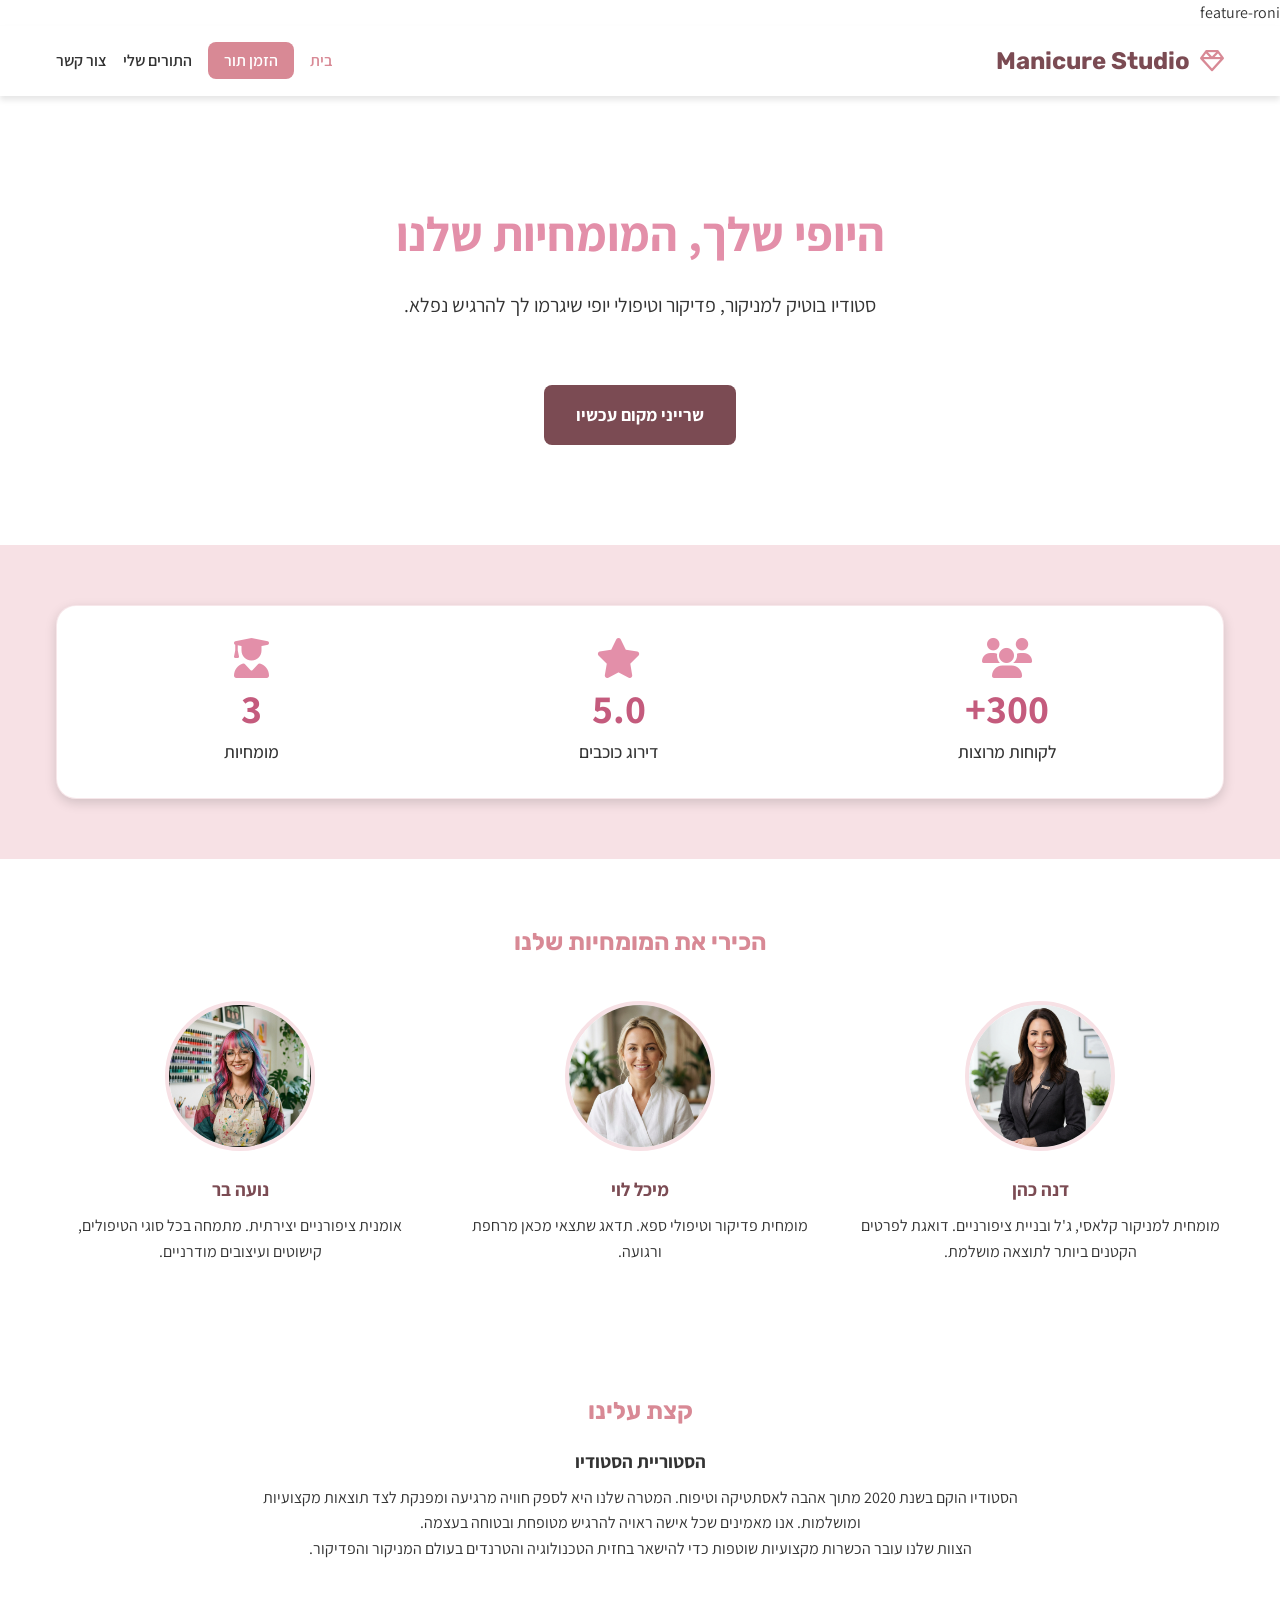
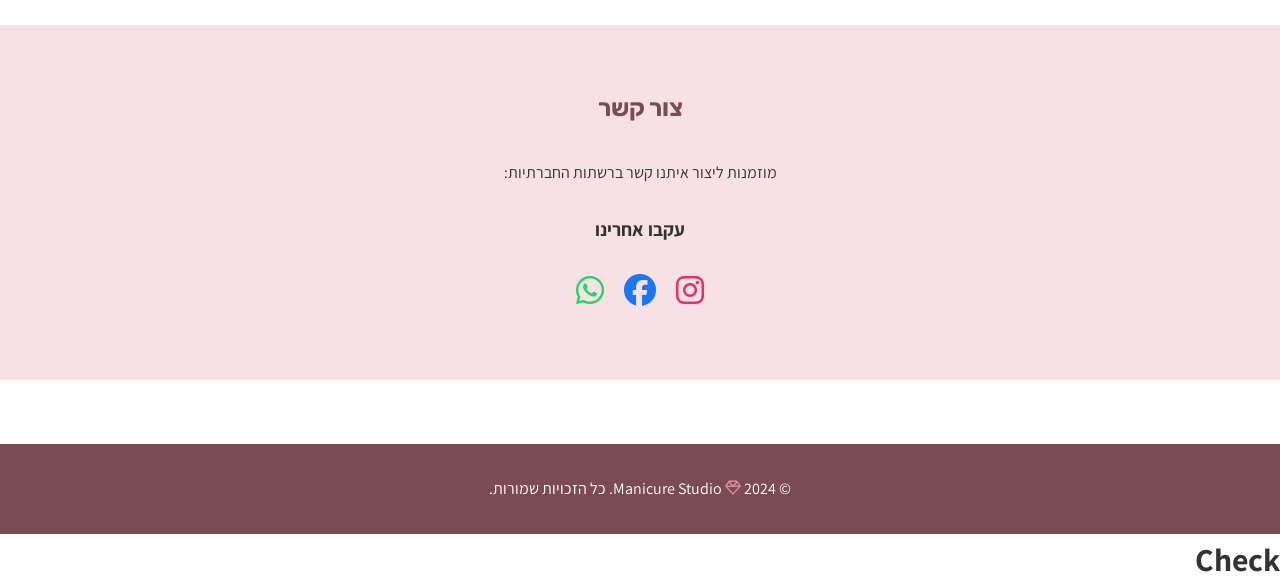
<file: index.html>
<!DOCTYPE html>
 feature-roni
<html lang="he" dir="rtl">

<head>
    <meta charset="UTF-8">
    <meta name="viewport" content="width=device-width, initial-scale=1.0">
    <title>Manicure Studio</title>
    <link rel="stylesheet" href="css/style.css">
    <link rel="stylesheet" href="css/home.css">
    <!-- Google Fonts -->
    <link rel="preconnect" href="https://fonts.googleapis.com">
    <link rel="preconnect" href="https://fonts.gstatic.com" crossorigin>
    <link
        href="https://fonts.googleapis.com/css2?family=Assistant:wght@300;400;600;700&family=Rubik:wght@400;500;700&display=swap"
        rel="stylesheet">
    <!-- FontAwesome -->
    <link rel="stylesheet" href="https://cdnjs.cloudflare.com/ajax/libs/font-awesome/6.5.1/css/all.min.css">
    <!-- jQuery -->
    <script src="https://code.jquery.com/jquery-3.7.1.min.js"></script>
</head>

<body>

    <header class="main-header">
        <div class="container">
            <a href="index.html" class="logo"><i class="fa-regular fa-gem logo-icon"></i> Manicure Studio</a>
            <nav class="main-nav">
                <button class="nav-toggle" aria-label="פתח תפריט">☰</button>
                <ul class="nav-list">
                    <li><a href="index.html" class="active">בית</a></li>

                    <li><a href="services.html" class="btn-primary">הזמן תור</a></li>
                    <li><a href="appointments.html">התורים שלי</a></li>

                    <li><a href="#contact">צור קשר</a></li>
                </ul>
            </nav>
        </div>
    </header>

    <main>
        <section class="hero">
            <div class="container">
                <h1>היופי שלך, המומחיות שלנו</h1>
                <p>סטודיו בוטיק למניקור, פדיקור וטיפולי יופי שיגרמו לך להרגיש נפלא.</p>
                <a href="services.html" class="btn-cta">שרייני מקום עכשיו</a>
            </div>
        </section>

        <section id="stats" style="padding: 60px 0; background-color: var(--secondary-color); text-align: center;">
            <div class="container">
                <div class="stats-card">
                    <div class="stats-grid">
                        <div class="stat-item">
                            <i class="fa-solid fa-users stat-icon"></i>
                            <div class="stat-number">300+</div>
                            <div class="stat-label">לקוחות מרוצות</div>
                        </div>
                        <div class="stat-item">
                            <i class="fa-solid fa-star stat-icon"></i>
                            <div class="stat-number">5.0</div>
                            <div class="stat-label">דירוג כוכבים</div>
                        </div>
                        <div class="stat-item">
                            <i class="fa-solid fa-user-graduate stat-icon"></i>
                            <div class="stat-number">3</div>
                            <div class="stat-label">מומחיות</div>
                        </div>
                    </div>
                </div>
            </div>
        </section>

        <!-- Team Section -->
        <section id="team" style="padding: 64px 0; background-color: #fff;">
            <div class="container">
                <h2
                    style="text-align: center; color: var(--primary-color); margin-bottom: 40px; font-family: var(--font-heading);">
                    הכירי את המומחיות שלנו</h2>
                <div class="team-grid"
                    style="display: grid; grid-template-columns: repeat(auto-fit, minmax(250px, 1fr)); gap: 32px;">
                    <!-- Dana -->
                    <div class="team-card" style="text-align: center;">
                        <img src="images/staff_dana.png" alt="דנה כהן"
                            style="width: 150px; height: 150px; border-radius: 50%; object-fit: cover; margin-bottom: 16px; border: 4px solid var(--secondary-color);">
                        <h3 style="color: var(--accent-color); margin-bottom: 8px;">דנה כהן</h3>
                        <p style="color: var(--text-color);">מומחית למניקור קלאסי, ג'ל ובניית ציפורניים. דואגת לפרטים
                            הקטנים ביותר לתוצאה מושלמת.</p>
                    </div>
                    <!-- Michal -->
                    <div class="team-card" style="text-align: center;">
                        <img src="images/staff_michal.png" alt="מיכל לוי"
                            style="width: 150px; height: 150px; border-radius: 50%; object-fit: cover; margin-bottom: 16px; border: 4px solid var(--secondary-color);">
                        <h3 style="color: var(--accent-color); margin-bottom: 8px;">מיכל לוי</h3>
                        <p style="color: var(--text-color);">מומחית פדיקור וטיפולי ספא. תדאג שתצאי מכאן מרחפת ורגועה.
                        </p>
                    </div>
                    <!-- Noa -->
                    <div class="team-card" style="text-align: center;">
                        <img src="images/staff_noa.png" alt="נועה בר"
                            style="width: 150px; height: 150px; border-radius: 50%; object-fit: cover; margin-bottom: 16px; border: 4px solid var(--secondary-color);">
                        <h3 style="color: var(--accent-color); margin-bottom: 8px;">נועה בר</h3>
                        <p style="color: var(--text-color);">אומנית ציפורניים יצירתית. מתמחה בכל סוגי הטיפולים, קישוטים
                            ועיצובים מודרניים.</p>
                    </div>
                </div>
            </div>
        </section>

        <section id="about" style="padding: 64px 0; background-color: #fff;">
            <div class="container">
                <h2
                    style="text-align: center; color: var(--primary-color); margin-bottom: 16px; font-family: var(--font-heading);">
                    קצת עלינו</h2>
                <div class="about-content" style="text-align: center; max-width: 800px; margin: 0 auto;">
                    <h3 style="color: var(--text-color); margin-bottom: 8px;">הסטוריית הסטודיו</h3>
                    <p>הסטודיו הוקם בשנת 2020 מתוך אהבה לאסתטיקה וטיפוח. המטרה שלנו היא לספק חוויה מרגיעה ומפנקת לצד
                        תוצאות מקצועיות ומושלמות. אנו מאמינים שכל אישה ראויה להרגיש מטופחת ובטוחה בעצמה.</p>
                    <p>הצוות שלנו עובר הכשרות מקצועיות שוטפות כדי להישאר בחזית הטכנולוגיה והטרנדים בעולם המניקור
                        והפדיקור.</p>
                </div>
            </div>
        </section>
    </main>

    <section id="contact" style="padding: 64px 0; background-color: var(--secondary-color);">
        <div class="container">
            <h2
                style="text-align: center; color: var(--accent-color); margin-bottom: 32px; font-family: var(--font-heading);">
                צור קשר</h2>

            <p style="text-align: center; margin-bottom: 30px;">מוזמנות ליצור איתנו קשר ברשתות החברתיות:</p>

            <div class="social-links" style="text-align: center;">
                <h3 style="margin-bottom: 20px; color: var(--text-color);">עקבו אחרינו</h3>
                <div style="display: flex; gap: 20px; justify-content: center; font-size: 2rem;">
                    <a href="https://instagram.com" target="_blank" style="color: #E1306C;"><i
                            class="fab fa-instagram"></i></a>
                    <a href="https://facebook.com" target="_blank" style="color: #1877F2;"><i
                            class="fab fa-facebook"></i></a>
                    <a href="https://wa.me/" target="_blank" style="color: #25D366;"><i class="fab fa-whatsapp"></i></a>
                </div>
            </div>
        </div>
    </section>

    <footer class="main-footer">
        <div class="container">
            <p>&copy; 2024 <i class="fa-regular fa-gem logo-icon"></i> Manicure Studio. כל הזכויות שמורות.</p>
        </div>
    </footer>

    <script src="js/main.js"></script>
    <script src="js/contact.js"></script>
</body>

<html lang="en">
<head>
    <meta charset="UTF-8">
    <meta name="viewport" content="width=device-width, initial-scale=1.0">
    <title>Document</title>
</head>
<body>
    <h1>Check</h1>
</body>

</html>
</file>
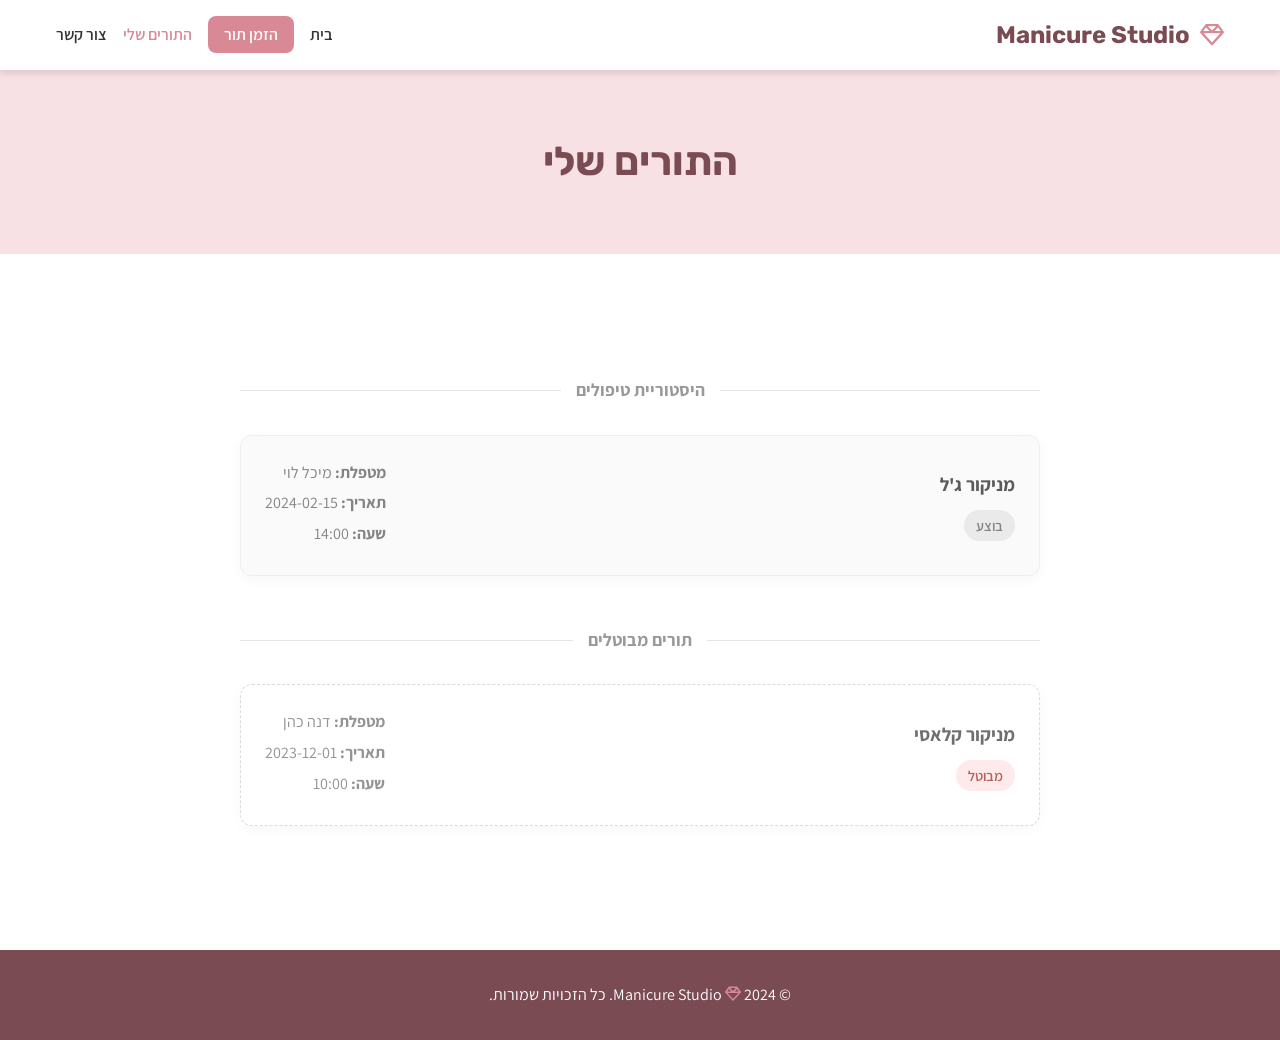
<file: appointments.html>
<!DOCTYPE html>
<html lang="he" dir="rtl">

<head>
    <meta charset="UTF-8">
    <meta name="viewport" content="width=device-width, initial-scale=1.0">
    <title>התורים שלי - Manicure Studio</title>
    <link rel="stylesheet" href="css/style.css">
    <link rel="stylesheet" href="css/appointments.css">
    <link rel="preconnect" href="https://fonts.googleapis.com">
    <link rel="preconnect" href="https://fonts.gstatic.com" crossorigin>
    <link
        href="https://fonts.googleapis.com/css2?family=Assistant:wght@300;400;600;700&family=Rubik:wght@400;500;700&display=swap"
        rel="stylesheet">
    <link rel="stylesheet" href="https://cdnjs.cloudflare.com/ajax/libs/font-awesome/6.5.1/css/all.min.css">
    <script src="https://code.jquery.com/jquery-3.7.1.min.js"></script>
</head>

<body>

    <header class="main-header">
        <div class="container">
            <a href="index.html" class="logo"><i class="fa-regular fa-gem logo-icon"></i> Manicure Studio</a>
            <nav class="main-nav">
                <button class="nav-toggle" aria-label="פתח תפריט">☰</button>
                <ul class="nav-list">
                    <li><a href="index.html">בית</a></li>

                    <li><a href="services.html" class="btn-primary">הזמן תור</a></li>
                    <li><a href="appointments.html" class="active">התורים שלי</a></li>

                    <li><a href="index.html#contact">צור קשר</a></li>
                </ul>
            </nav>
        </div>
    </header>

    <main>
        <section class="page-header">
            <div class="container">
                <h1>התורים שלי</h1>
            </div>
        </section>

        <section class="appointments-section">
            <div class="container">
                <div id="appointments-list" class="appointments-grid">
                    <!-- Loaded by JS -->
                </div>
                <div id="no-appointments" style="display:none; text-align: center;">
                    <p>אין לך תורים עתידיים.</p>
                    <a href="services.html" class="btn-primary">קבעי תור חדש</a>
                </div>
            </div>
        </section>
    </main>

    <footer class="main-footer">
        <div class="container">
            <p>&copy; 2024 <i class="fa-regular fa-gem logo-icon"></i> Manicure Studio. כל הזכויות שמורות.</p>
        </div>
    </footer>

    <script src="js/data.js"></script>
    <script src="js/AppointmentManager.js"></script>
    <script src="js/main.js"></script>
    <script src="js/appointments.js"></script>
</body>

</html>
</file>
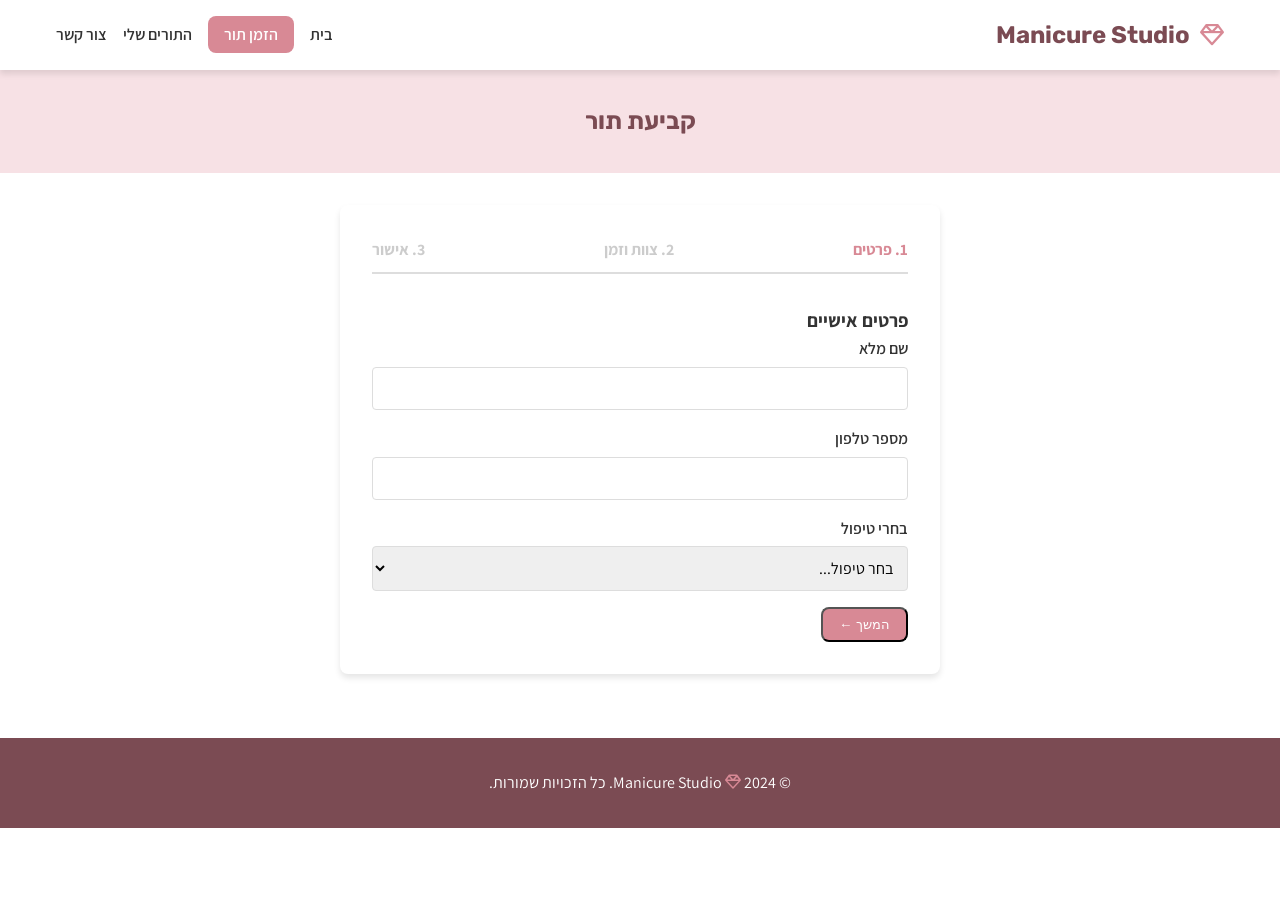
<file: booking.html>
<!DOCTYPE html>
<html lang="he" dir="rtl">

<head>
    <meta charset="UTF-8">
    <meta name="viewport" content="width=device-width, initial-scale=1.0">
    <title>הזמנת תור - Manicure Studio</title>
    <link rel="stylesheet" href="css/style.css">
    <link rel="stylesheet" href="css/booking.css">
    <link rel="preconnect" href="https://fonts.googleapis.com">
    <link rel="preconnect" href="https://fonts.gstatic.com" crossorigin>
    <link
        href="https://fonts.googleapis.com/css2?family=Assistant:wght@300;400;600;700&family=Rubik:wght@400;500;700&display=swap"
        rel="stylesheet">
    <link rel="stylesheet" href="https://cdnjs.cloudflare.com/ajax/libs/font-awesome/6.5.1/css/all.min.css">
    <script src="https://code.jquery.com/jquery-3.7.1.min.js"></script>
</head>

<body>

    <header class="main-header">
        <div class="container">
            <a href="index.html" class="logo"><i class="fa-regular fa-gem logo-icon"></i> Manicure Studio</a>
            <nav class="main-nav">
                <button class="nav-toggle" aria-label="פתח תפריט">☰</button>
                <ul class="nav-list">
                    <li><a href="index.html">בית</a></li>

                    <li><a href="services.html" class="btn-primary">הזמן תור</a></li>
                    <li><a href="appointments.html">התורים שלי</a></li>

                    <li><a href="index.html#contact">צור קשר</a></li>
                </ul>
            </nav>
        </div>
    </header>

    <main>
        <section class="page-header">
            <div class="container">
                <h1>קביעת תור</h1>
            </div>
        </section>

        <section class="booking-section">
            <div class="container">
                <div id="booking-wizard" class="styled-form">
                    <!-- Progress -->
                    <div class="booking-progress">
                        <span class="step active">1. פרטים</span>
                        <span class="step">2. צוות וזמן</span>
                        <span class="step">3. אישור</span>
                    </div>

                    <!-- Step 1: Service Selection (if not pre-selected) & Customer Info -->
                    <div id="step-1" class="wizard-step active-step">
                        <h3>פרטים אישיים</h3>
                        <div class="form-group">
                            <label for="customerName">שם מלא</label>
                            <input type="text" id="customerName" required>
                        </div>
                        <div class="form-group">
                            <label for="customerPhone">מספר טלפון</label>
                            <input type="tel" id="customerPhone" required>
                        </div>

                        <div class="form-group">
                            <label for="serviceSelect">בחרי טיפול</label>
                            <select id="serviceSelect" required>
                                <option value="">בחר טיפול...</option>
                                <!-- Populated by JS -->
                            </select>
                        </div>

                        <div id="selected-service-info">
                            <!-- Info populated by JS -->
                        </div>

                        <button type="button" class="btn-primary" id="btn-next-1">המשך &larr;</button>
                    </div>

                    <!-- Step 2: Staff & Date/Time -->
                    <div id="step-2" class="wizard-step">
                        <h3>בחירת מועד</h3>
                        <p style="margin-bottom: 20px; color: var(--text-color);">אנא בחרי תאריך ומטפלת</p>
                        <div class="form-group">
                            <label for="staffSelect">בחרי מטפלת</label>
                            <select id="staffSelect" required>
                                <option value="">בחר מטפלת...</option>
                            </select>
                        </div>

                        <div class="form-group">
                            <label for="dateSelect">תאריך</label>
                            <input type="date" id="dateSelect" required>
                        </div>

                        <div class="form-group">
                            <label>שעות פנויות</label>
                            <div id="time-slots" class="time-slots-grid">
                                <!-- Slots populated by JS -->
                                <!-- Slots populated by JS -->
                            </div>
                            <input type="hidden" id="selectedTime">
                        </div>

                        <div class="step-buttons">
                            <button type="button" class="btn-outline" id="btn-prev-2">חזור</button>
                            <button type="button" class="btn-primary" id="btn-next-2" disabled>המשך &larr;</button>
                        </div>
                    </div>

                    <!-- Step 3: Confirmation -->
                    <div id="step-3" class="wizard-step">
                        <h3>סיכום ואישור</h3>
                        <div class="summary-box">
                            <p><strong>טיפול:</strong> <span id="summary-service"></span></p>
                            <p><strong>מטפלת:</strong> <span id="summary-staff"></span></p>
                            <p><strong>תאריך:</strong> <span id="summary-date"></span></p>
                            <p><strong>שעה:</strong> <span id="summary-time"></span></p>
                            <p><strong>שם:</strong> <span id="summary-name"></span></p>
                            <p><strong>מחיר:</strong> <span id="summary-price"></span></p>
                        </div>

                        <div class="step-buttons">
                            <button type="button" class="btn-outline" id="btn-prev-3">חזור</button>
                            <button type="button" class="btn-primary" id="btn-submit">אשר הזמנה</button>
                        </div>
                    </div>

                    <!-- Success Message -->
                    <div id="success-message" class="wizard-step" style="text-align: center;">
                        <h2 style="color: var(--primary-color);">התור נקבע בהצלחה!</h2>
                        <p style="margin-bottom: 30px;">מחכים לראותך בסטודיו שלנו.</p>
                        <a href="appointments.html" class="btn-primary">לצפייה בתורים שלי</a>
                    </div>
                </div>
            </div>
        </section>
    </main>

    <footer class="main-footer">
        <div class="container">
            <p>&copy; 2024 <i class="fa-regular fa-gem logo-icon"></i> Manicure Studio. כל הזכויות שמורות.</p>
        </div>
    </footer>

    <script src="js/data.js"></script>
    <script src="js/AppointmentManager.js"></script>
    <script src="js/main.js"></script>
    <script src="js/booking.js"></script>
</body>

</html>
</file>
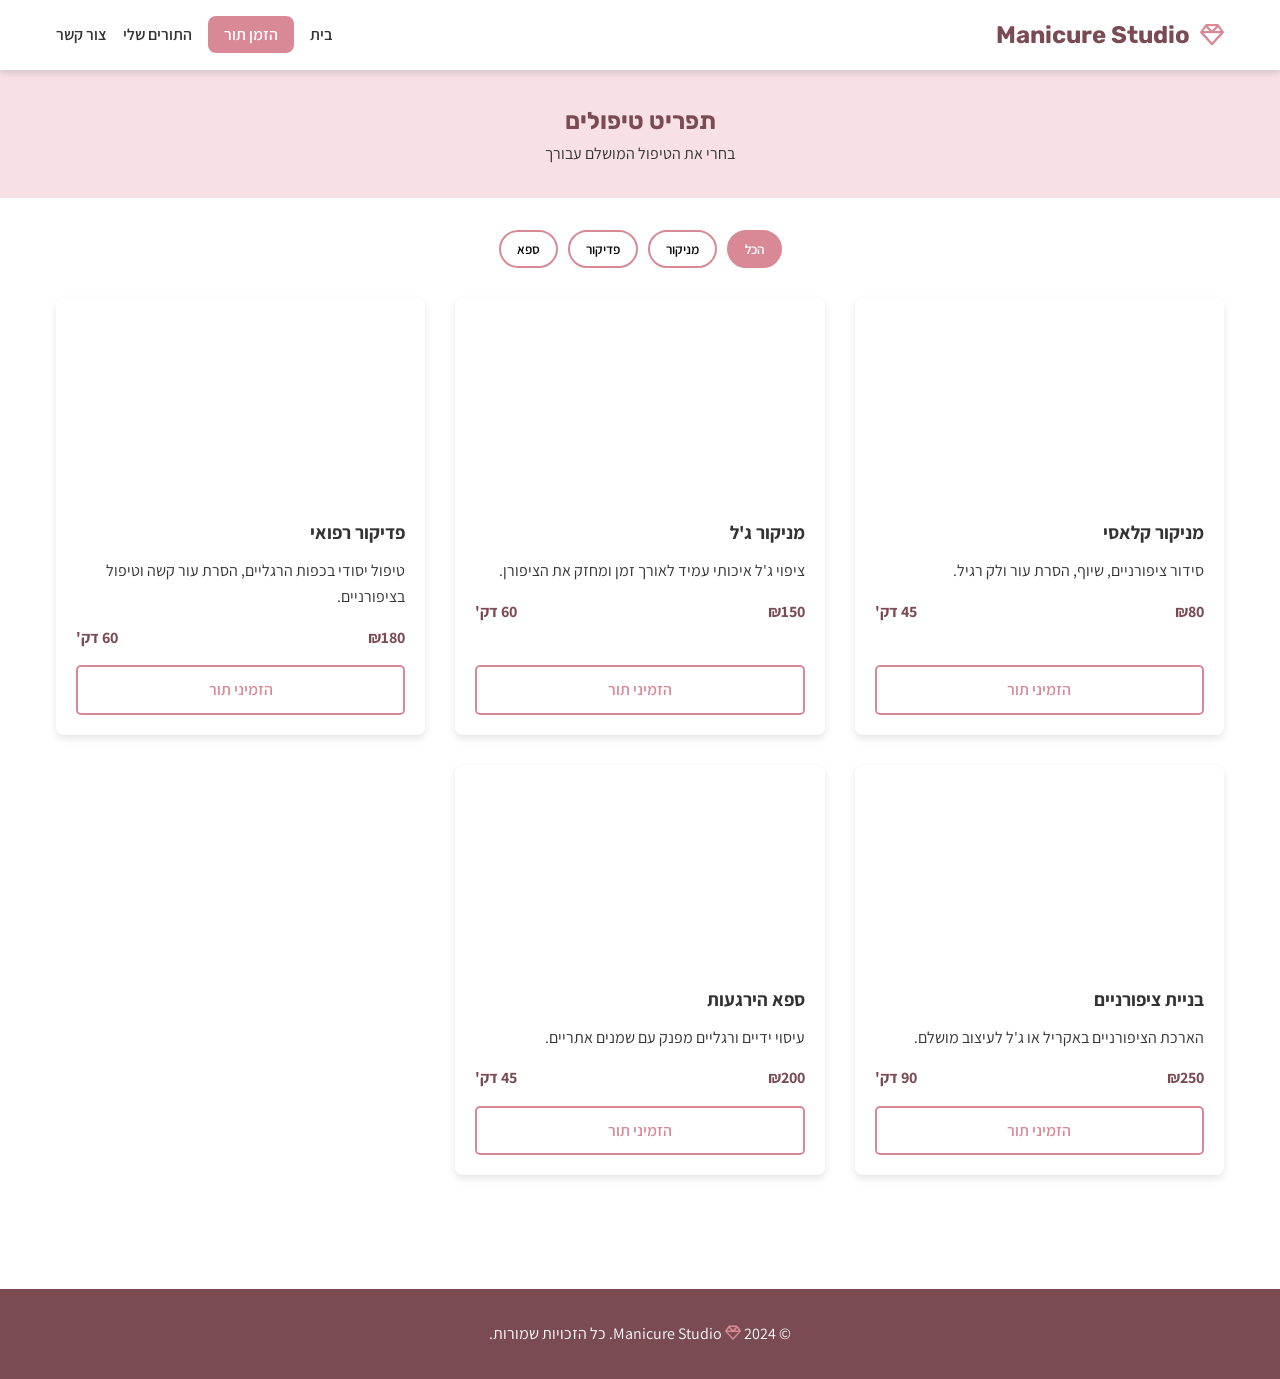
<file: services.html>
<!DOCTYPE html>
<html lang="he" dir="rtl">

<head>
    <meta charset="UTF-8">
    <meta name="viewport" content="width=device-width, initial-scale=1.0">
    <title>שירותים - Manicure Studio</title>
    <link rel="stylesheet" href="css/style.css">
    <link rel="stylesheet" href="css/services.css">
    <link rel="preconnect" href="https://fonts.googleapis.com">
    <link rel="preconnect" href="https://fonts.gstatic.com" crossorigin>
    <link
        href="https://fonts.googleapis.com/css2?family=Assistant:wght@300;400;600;700&family=Rubik:wght@400;500;700&display=swap"
        rel="stylesheet">
    <link rel="stylesheet" href="https://cdnjs.cloudflare.com/ajax/libs/font-awesome/6.5.1/css/all.min.css">

    <script src="https://code.jquery.com/jquery-3.7.1.min.js"></script>
</head>

<body>

    <header class="main-header">
        <div class="container">
            <a href="index.html" class="logo"><i class="fa-regular fa-gem logo-icon"></i> Manicure Studio</a>
            <nav class="main-nav">
                <button class="nav-toggle" aria-label="פתח תפריט">☰</button>
                <ul class="nav-list">
                    <li><a href="index.html">בית</a></li>
                    <li><a href="services.html" class="btn-primary">הזמן תור</a></li>
                    <li><a href="appointments.html">התורים שלי</a></li>
                    <li><a href="index.html#contact">צור קשר</a></li>
                </ul>
            </nav>
        </div>
    </header>

    <main>
        <section class="page-header">
            <div class="container">
                <h1>תפריט טיפולים</h1>
                <p>בחרי את הטיפול המושלם עבורך</p>
            </div>
        </section>

        <section class="services-catalog">
            <div class="container">
                <div class="filters">
                    <button class="filter-btn active" data-filter="all">הכל</button>
                    <button class="filter-btn" data-filter="manicure">מניקור</button>
                    <button class="filter-btn" data-filter="pedicure">פדיקור</button>
                    <button class="filter-btn" data-filter="spa">ספא</button>
                </div>

                <div id="services-grid" class="services-grid">
                </div>
            </div>
        </section>
    </main>

    <footer class="main-footer">
        <div class="container">
            <p>&copy; 2024 <i class="fa-regular fa-gem logo-icon"></i> Manicure Studio. כל הזכויות שמורות.</p>
        </div>
    </footer>

    <script src="js/data.js"></script>

    <script src="js/AppointmentManager.js"></script>
    <script src="js/main.js"></script>

    <script src="js/services.js"></script>
</body>

</html>
</file>
<file: css/style.css>
:root {
    --primary-color: #d88995;
    /* Dusty Pink */
    --secondary-color: #f7e1e5;
    /* Very Light Pink */
    --text-color: #333333;
    --bg-color: #ffffff;
    --accent-color: #7b4b53;
    --success-color: #4CAF50;
    --error-color: #f44336;

    --font-main: 'Assistant', sans-serif;
    --font-heading: 'Rubik', sans-serif;

    --spacing-sm: 8px;
    --spacing-md: 16px;
    --spacing-lg: 32px;
    --spacing-xl: 64px;

    --border-radius: 8px;
    --shadow: 0 4px 6px rgba(0, 0, 0, 0.1);
    --transition: 0.3s ease;
}

* {
    box-sizing: border-box;
    margin: 0;
    padding: 0;
}

body {
    font-family: var(--font-main);
    color: var(--text-color);
    line-height: 1.6;
    background-color: var(--bg-color);
}

a {
    text-decoration: none;
    color: inherit;
}

ul {
    list-style: none;
}

.container {
    max-width: 1200px;
    margin: 0 auto;
    padding: 0 var(--spacing-md);
}

/* Header */
.main-header {
    background-color: #fff;
    box-shadow: var(--shadow);
    padding: var(--spacing-md) 0;
    position: sticky;
    top: 0;
    z-index: 100;
}

.main-header .container {
    display: flex;
    justify-content: space-between;
    align-items: center;
}

.logo {
    font-family: var(--font-heading);
    font-size: 1.5rem;
    font-weight: 700;
    color: var(--accent-color);
    display: flex;
    align-items: center;
    gap: 10px;
}

.logo-icon {
    color: var(--primary-color);
}

.nav-list {
    display: flex;
    gap: var(--spacing-md);
    align-items: center;
}

.nav-list a {
    font-weight: 600;
}

.nav-list a.active,
.nav-list a:hover {
    color: var(--primary-color);
}

.nav-toggle {
    display: none;
    background: none;
    border: none;
    font-size: 1.5rem;
    cursor: pointer;
}

/* Buttons */
.btn-primary {
    background-color: var(--primary-color);
    color: white !important;
    padding: 0.5rem 1rem;
    border-radius: var(--border-radius);
}

.btn-primary:hover {
    background-color: var(--accent-color);
}

.btn-cta {
    display: inline-block;
    background-color: var(--accent-color);
    color: white;
    padding: 1rem 2rem;
    border-radius: var(--border-radius);
    font-weight: bold;
    font-size: 1.1rem;
    margin-top: var(--spacing-lg);
}

.btn-cta:hover {
    background-color: var(--primary-color);
}

.btn-outline {
    background-color: transparent;
    color: var(--primary-color);
    border: 2px solid var(--primary-color);
    padding: 0.5rem 1rem;
    border-radius: var(--border-radius);
    cursor: pointer;
    font-weight: 600;

}

.btn-outline:hover {
    background-color: var(--primary-color);
    color: white;
}

/* Footer */
.main-footer {
    background-color: var(--accent-color);
    color: white;
    text-align: center;
    padding: var(--spacing-lg) 0;
    margin-top: var(--spacing-xl);
}

/* Shared Page Header (used in subpages) */
.page-header {
    background-color: var(--secondary-color);
    padding: var(--spacing-lg) 0;
    text-align: center;
    margin-bottom: var(--spacing-lg);
}

.page-header h1 {
    font-family: var(--font-heading);
    color: var(--accent-color);
}

/* Forms */
.styled-form {
    max-width: 600px;
    margin: 0 auto;
    background: white;
    padding: var(--spacing-lg);
    border-radius: var(--border-radius);
    box-shadow: var(--shadow);
}

.form-group {
    margin-bottom: var(--spacing-md);
}

.form-group label {
    display: block;
    margin-bottom: 5px;
    font-weight: 600;
}

.form-group input,
.form-group select,
.form-group textarea {
    width: 100%;
    padding: 10px;
    border: 1px solid #ddd;
    border-radius: 4px;
    font-family: var(--font-main);
    font-size: 1rem;
}

.form-group input:focus,
.form-group select:focus,
.form-group textarea:focus {
    outline: none;
    border-color: var(--primary-color);
}

/* Responsive */
@media (max-width: 768px) {
    .nav-toggle {
        display: block;
    }

    .nav-list {
        display: none;
        /* JS will toggle this */
        flex-direction: column;
        position: absolute;
        top: 100%;
        left: 0;
        right: 0;
        background: white;
        box-shadow: var(--shadow);
        padding: var(--spacing-md);
    }

    .nav-list.open {
        display: flex;
    }
}
</file>
<file: css/home.css>
.hero {
    background-image: url('https://images.unsplash.com/photo-1632345031435-8727f6897d53?auto=format&fit=crop&q=80&w=1920');
    background-size: cover;
    background-position: center;
    background-color: rgba(255, 255, 255, 0.9);
    background-blend-mode: lighten;
    padding: 100px 0;
    text-align: center;
}

.hero h1 {
    font-size: 3rem;
    margin-bottom: 16px;
    color: #e38fa9;
}

.hero p {
    font-size: 1.25rem;
    margin-bottom: 32px;
    max-width: 600px;
    margin-left: auto;
    margin-right: auto;
    color: #333;
}


@media (max-width: 768px) {
    .features .container {
        grid-template-columns: 1fr;
    }
}

.stats-card {
    background: white;
    border-radius: 20px;
    padding: 32px;
    box-shadow: 0 4px 12px rgba(0, 0, 0, 0.15);
    border: 1px solid rgba(216, 137, 149, 0.2);
}

.stats-grid {
    display: flex;
    justify-content: space-around;
    flex-wrap: wrap;
    gap: 30px;
}

.stat-item {
    display: flex;
    flex-direction: column;
    align-items: center;
    gap: 10px;
}

.stat-icon {
    font-size: 2.5rem;
    color: #e38fa9;
}

.stat-number {
    font-size: 2.5rem;
    font-weight: bold;
    color: #c45b7d;
    line-height: 1;
}

.stat-label {
    font-size: 1.1rem;
    color: #333;
    font-weight: 500;
}
</file>
<file: css/appointments.css>
.page-header {
    background-color: var(--secondary-color);
    padding: 60px 0;
    text-align: center;
}

.page-header h1 {
    font-family: var(--font-heading);
    color: var(--accent-color);
    font-size: 2.5rem;
}

.appointments-section {
    padding: 60px 0;
    min-height: 50vh;
}

.appointments-grid {
    display: flex;
    flex-direction: column;
    gap: 20px;
    max-width: 800px;
    margin: 0 auto;
}

.appointment-card {
    background: #fff;
    border-radius: 12px;
    padding: 24px;
    box-shadow: 0 4px 15px rgba(0, 0, 0, 0.05);
    border: 1px solid rgba(0, 0, 0, 0.05);
    display: flex;
    justify-content: space-between;
    align-items: center;
}

.appointment-card {
    position: relative;
}

.appointment-card:hover {
    top: 3px;
}


.app-header h3 {
    margin-bottom: 10px;
    color: var(--text-color);
}

.status-badge {
    display: inline-block;
    padding: 4px 12px;
    border-radius: 20px;
    font-size: 0.9rem;
    font-weight: 600;
}

.status-badge.confirmed {
    background-color: #dcfce7;
    color: #166534;
}

.status-badge.cancelled {
    background-color: #fee2e2;
    color: #991b1b;
}

.app-details p {
    margin-bottom: 5px;
    color: #666;
}

.btn-cancel {
    background: none;
    border: 1px solid #fee2e2;
    color: #991b1b;
    padding: 8px 16px;
    border-radius: 6px;
    cursor: pointer;
    font-family: var(--font-body);
    transition: all 0.3s ease;
}

.btn-cancel:hover {
    background-color: #fee2e2;
}

/* Past Appointments */
.appointment-card.past-appointment {
    background-color: #f9f9f9;
    filter: grayscale(100%);
    opacity: 0.8;
}

.appointment-card.past-appointment .status-badge {
    background-color: #e5e5e5;
    color: #666;
}

/* Cancelled Appointments */
.appointment-card.cancelled-appointment {
    opacity: 0.7;
    border: 1px dashed #ccc;
}

.appointments-divider {
    text-align: center;
    margin: 30px 0 10px;
    position: relative;
}

.appointments-divider h3 {
    display: inline-block;
    background: #fff;
    padding: 0 15px;
    position: relative;
    z-index: 1;
    color: #999;
    font-size: 1.1rem;
}

.appointments-divider::before {
    content: '';
    position: absolute;
    top: 50%;
    left: 0;
    right: 0;
    height: 1px;
    background: #e5e5e5;
    z-index: 0;
}
</file>
<file: css/booking.css>
/* Wizard Steps */
.wizard-step {
    display: none;
}

.wizard-step.active-step {
    display: block;
}

.booking-progress {
    display: flex;
    justify-content: space-between;
    margin-bottom: var(--spacing-lg);
    border-bottom: 2px solid #ddd;
    padding-bottom: 10px;
}

.step {
    font-weight: bold;
    color: #ccc;
}

.step.active {
    color: var(--primary-color);
}

.time-slots-grid {
    display: grid;
    grid-template-columns: 1fr 1fr 1fr;
    gap: 10px;
}

.time-slot {
    padding: 10px;
    border: 1px solid #ddd;
    background: #f9f9f9;
    cursor: pointer;
    border-radius: 4px;
}

.time-slot:hover {
    background: #eee;
}

.time-slot.selected {
    background: var(--primary-color);
    color: white;
    border-color: var(--primary-color);
}

.time-slot:disabled {
    opacity: 0.5;
    cursor: not-allowed;
    background: #ddd;
}

.step-buttons {
    display: flex;
    justify-content: space-between;
    margin-top: var(--spacing-lg);
}
</file>
<file: css/services.css>
.filters {
    display: flex;
    justify-content: center;
    gap: 10px;
    /* שימוש בפיקסלים במקום משתנה */
    margin-bottom: 30px;
    /* שימוש בפיקסלים במקום משתנה */
    flex-wrap: wrap;
    /* שימוש ב-Flexbox משיעור 5 */
}

.filter-btn {
    background: none;
    border: 2px solid #d88995;

    padding: 8px 16px;
    /* החלפת rem בפיקסלים לפי שיעור 3 */
    border-radius: 20px;
    cursor: pointer;
    font-family: 'Assistant', sans-serif;
    font-weight: 600;
}

.filter-btn.active,
.filter-btn:hover {
    background-color: #d88995;
    /* צבע רקע ורוד במעבר עכבר */
    color: white;
}

/* הגדרת הגריד לפי שיעור 5 (Grid) ושיעור 4 (Media Queries) */
.services-grid {
    display: grid;
    grid-template-columns: repeat(1, 1fr);
    /* מובייל: עמודה אחת */
    gap: 30px;
    padding-bottom: 50px;
}

/* רספונסיביות לפי שיעור 4 - Breakpoints */
@media (min-width: 768px) {
    .services-grid {
        grid-template-columns: repeat(2, 1fr);
        /* טאבלט: 2 עמודות */
    }
}

@media (min-width: 1024px) {
    .services-grid {
        grid-template-columns: repeat(3, 1fr);
        /* מחשב: 3 עמודות */
    }
}

.service-card {
    background: white;
    border-radius: 8px;
    overflow: hidden;
    /* הוספת צל קבוע לפי עקרונות העיצוב בשיעור 7 */
    box-shadow: 0 4px 8px rgba(0, 0, 0, 0.1);
    display: flex;
    flex-direction: column;
}

.service-image {
    height: 200px;
    background-size: cover;
    background-position: center;
}

.service-content {
    padding: 20px;
    flex: 1;
    display: flex;
    flex-direction: column;
}

.service-content h3 {
    margin-bottom: 10px;
    color: #333333;
    /* צבע טקסט כהה */
}

.service-meta {
    display: flex;
    justify-content: space-between;
    font-weight: bold;
    color: #7b4b53;
    /* צבע האקצנט הבורדו שלך (Accent Color) */
    margin: 15px 0;
}

.btn-outline {
    margin-top: auto;
    display: block;
    text-align: center;
    border: 2px solid #d88995;
    /* מסגרת ורודה */
    color: #d88995;
    padding: 10px;
    border-radius: 5px;
    text-decoration: none;
    /* ביטול קו תחתון של קישור משיעור 1 */
}

.btn-outline:hover {
    background-color: #d88995;
    color: white;
}
</file>
